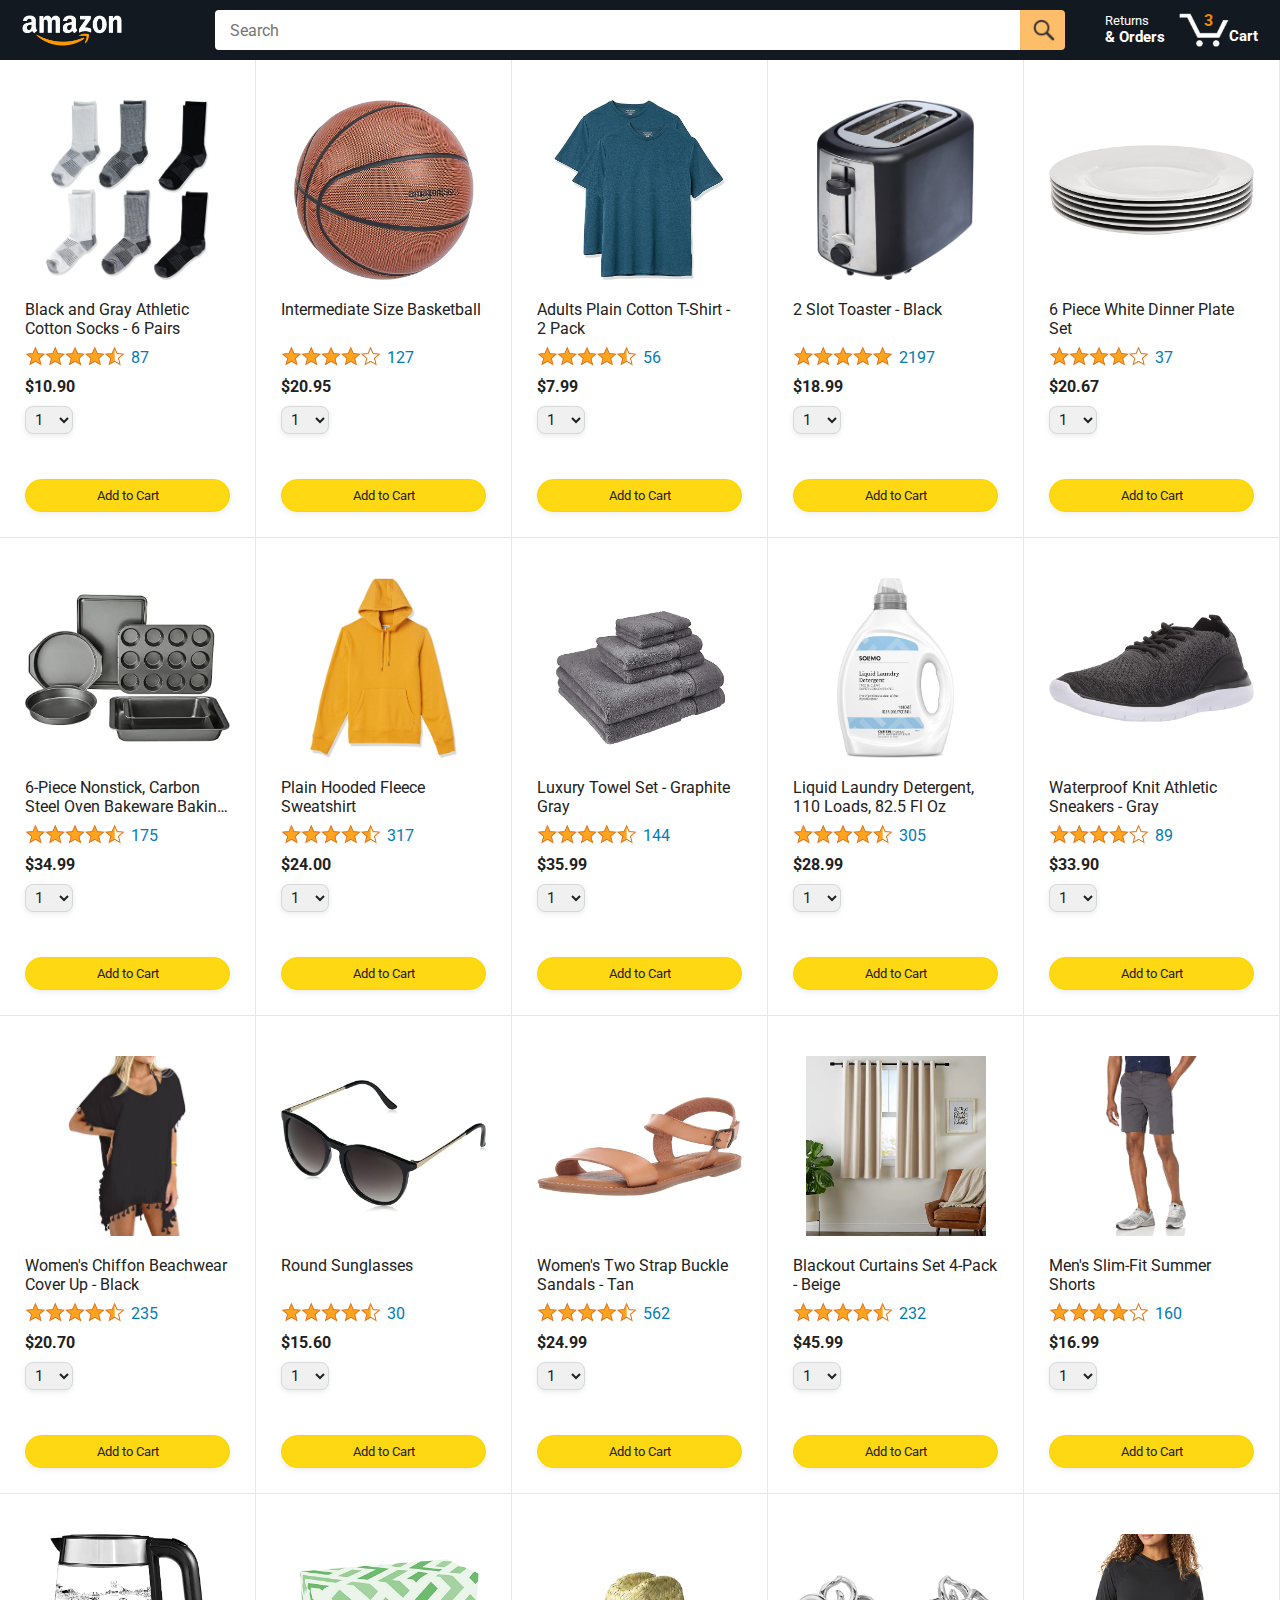
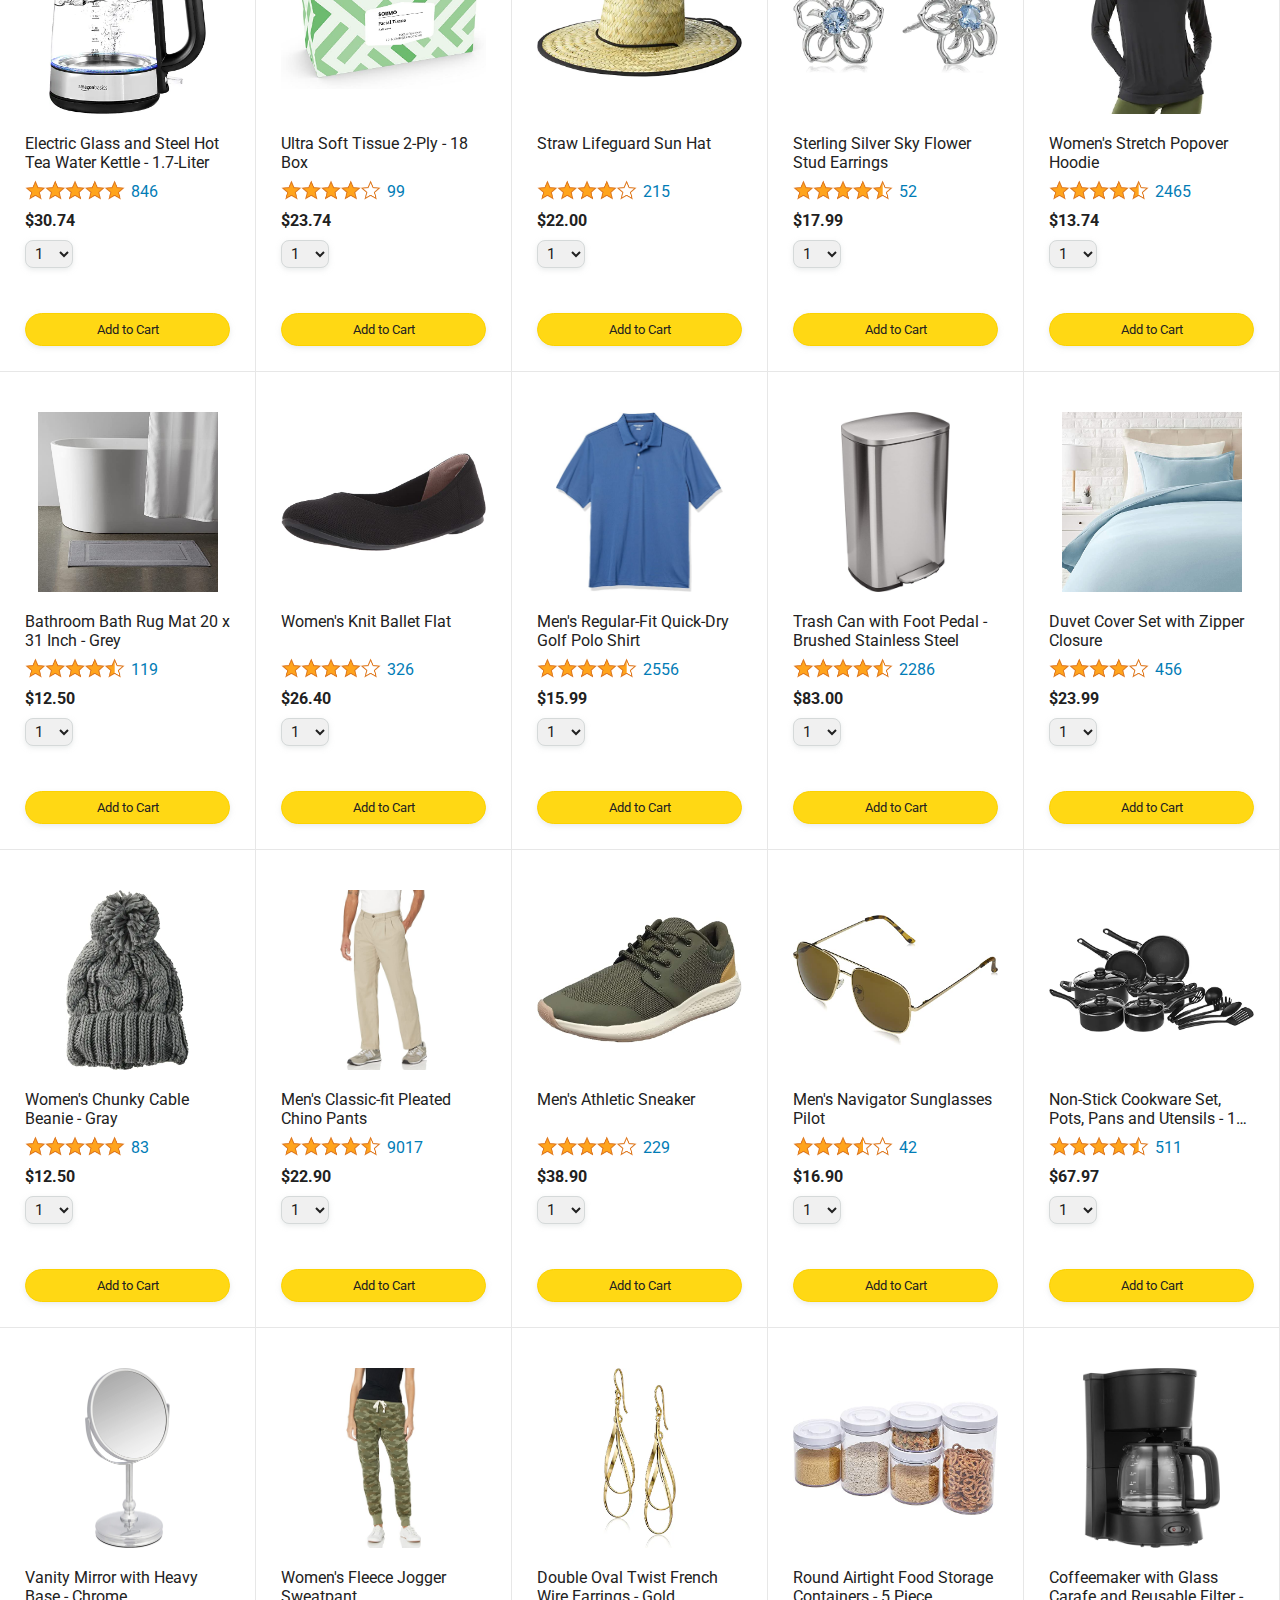
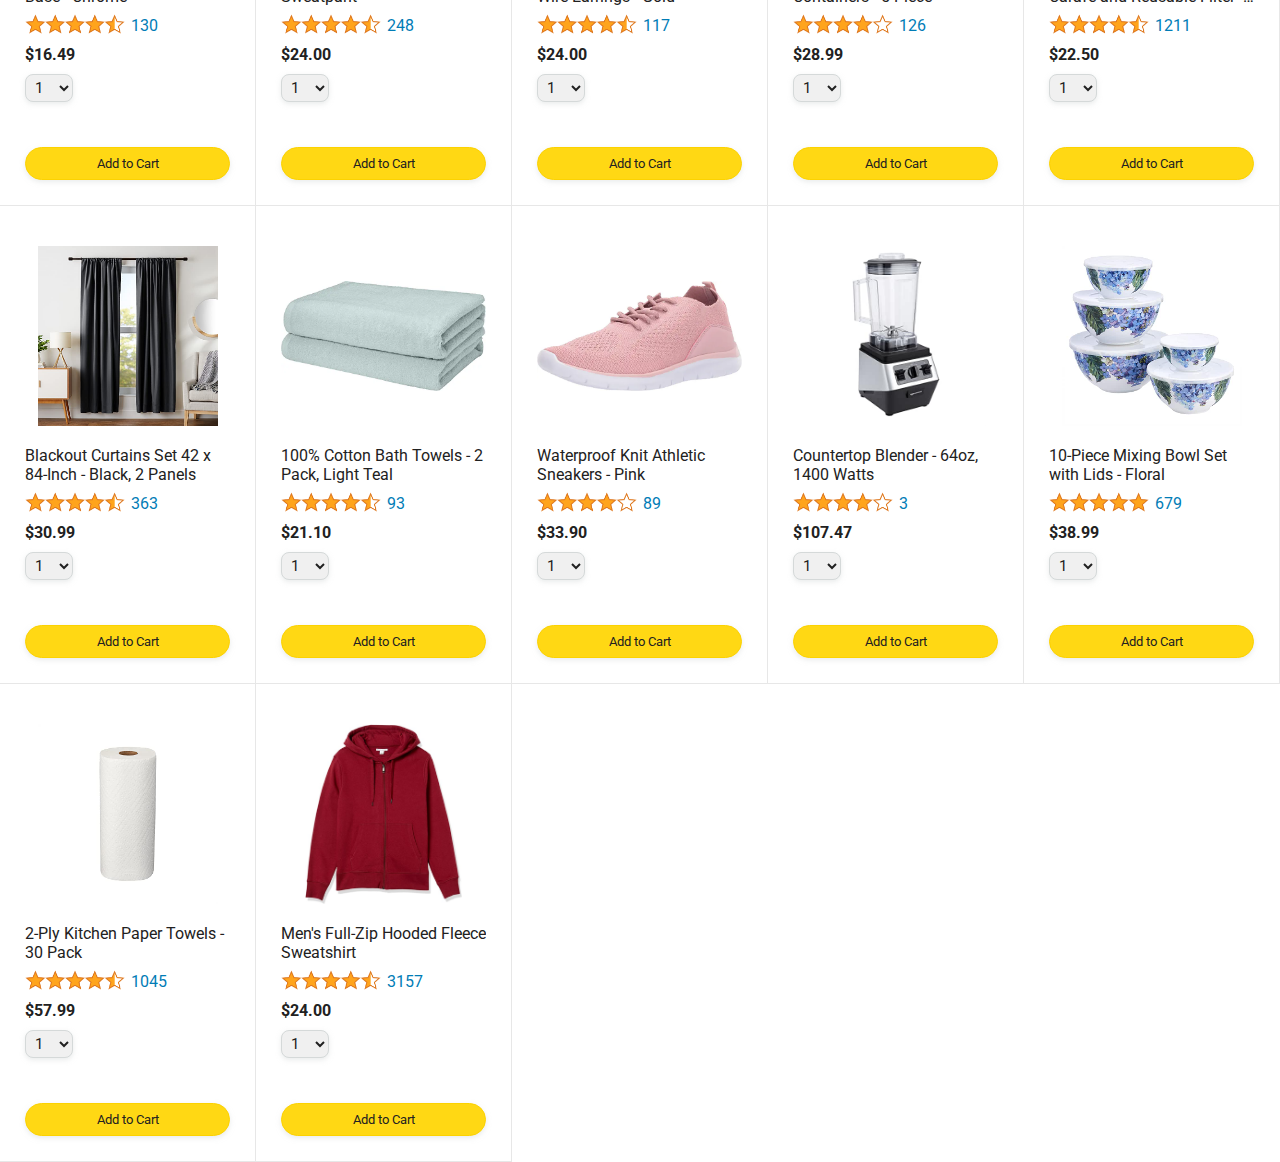
<file: index.html>
<!DOCTYPE html>
<html>
  <head>
    <title>Amazon Project</title>

    <!-- This code is needed for responsive design to work.
      (Responsive design = make the website look good on
      smaller screen sizes like a phone or a tablet). -->
    <meta name="viewport" content="width=device-width, initial-scale=1">

    <!-- Load a font called Roboto from Google Fonts. -->
    <link rel="preconnect" href="https://fonts.googleapis.com">
    <link rel="preconnect" href="https://fonts.gstatic.com" crossorigin>
    <link href="https://fonts.googleapis.com/css2?family=Roboto:wght@400;500;700&display=swap" rel="stylesheet">

    <!-- Here are the CSS files for this page. -->
    <link rel="stylesheet" href="styles/shared/general.css">
    <link rel="stylesheet" href="styles/shared/amazon-header.css">
    <link rel="stylesheet" href="styles/pages/amazon.css">
  </head>
  <body>
    <div class="amazon-header">
      <div class="amazon-header-left-section">
        <a href="index.html" class="header-link">
          <img class="amazon-logo"
            src="images/amazon-logo-white.png">
          <img class="amazon-mobile-logo"
            src="images/amazon-mobile-logo-white.png">
        </a>
      </div>

      <div class="amazon-header-middle-section">
        <input class="search-bar" type="text" placeholder="Search">

        <button class="search-button">
          <img class="search-icon" src="images/icons/search-icon.png">
        </button>
      </div>

      <div class="amazon-header-right-section">
        <a class="orders-link header-link" href="orders.html">
          <span class="returns-text">Returns</span>
          <span class="orders-text">& Orders</span>
        </a>

        <a class="cart-link header-link" href="checkout.html">
          <img class="cart-icon" src="images/icons/cart-icon.png">
          <div class="cart-quantity js-cart-quantity">0</div>
          <div class="cart-text">Cart</div>
        </a>
      </div>
    </div>
    
    <div class="main">
      <div class="products-grid js-products-grid">
        <div class="product-container">
          <div class="product-image-container">
            <img class="product-image"
              src="images/products/athletic-cotton-socks-6-pairs.jpg">
          </div>

          <div class="product-name limit-text-to-2-lines">
            Black and Gray Athletic Cotton Socks - 6 Pairs
          </div>

          <div class="product-rating-container">
            <img class="product-rating-stars"
              src="images/ratings/rating-45.png">
            <div class="product-rating-count link-primary">
              87
            </div>
          </div>

          <div class="product-price">
            $10.90
          </div>

          <div class="product-quantity-container">
            <select>
              <option selected value="1">1</option>
              <option value="2">2</option>
              <option value="3">3</option>
              <option value="4">4</option>
              <option value="5">5</option>
              <option value="6">6</option>
              <option value="7">7</option>
              <option value="8">8</option>
              <option value="9">9</option>
              <option value="10">10</option>
            </select>
          </div>

          <div class="product-spacer"></div>

          <div class="added-to-cart">
            <img src="images/icons/checkmark.png">
            Added
          </div>

          <button class="add-to-cart-button button-primary">
            Add to Cart
          </button>
        </div>

        <div class="product-container">
          <div class="product-image-container">
            <img class="product-image"
              src="images/products/intermediate-composite-basketball.jpg">
          </div>

          <div class="product-name limit-text-to-2-lines">
            Intermediate Size Basketball
          </div>

          <div class="product-rating-container">
            <img class="product-rating-stars"
              src="images/ratings/rating-40.png">
            <div class="product-rating-count link-primary">
              127
            </div>
          </div>

          <div class="product-price">
            $20.95
          </div>

          <div class="product-quantity-container">
            <select>
              <option selected value="1">1</option>
              <option value="2">2</option>
              <option value="3">3</option>
              <option value="4">4</option>
              <option value="5">5</option>
              <option value="6">6</option>
              <option value="7">7</option>
              <option value="8">8</option>
              <option value="9">9</option>
              <option value="10">10</option>
            </select>
          </div>

          <div class="product-spacer"></div>

          <div class="added-to-cart">
            <img src="images/icons/checkmark.png">
            Added
          </div>

          <button class="add-to-cart-button button-primary">
            Add to Cart
          </button>
        </div>

        <div class="product-container">
          <div class="product-image-container">
            <img class="product-image"
              src="images/products/adults-plain-cotton-tshirt-2-pack-teal.jpg">
          </div>

          <div class="product-name limit-text-to-2-lines">
            Adults Plain Cotton T-Shirt - 2 Pack
          </div>

          <div class="product-rating-container">
            <img class="product-rating-stars"
              src="images/ratings/rating-45.png">
            <div class="product-rating-count link-primary">
              56
            </div>
          </div>

          <div class="product-price">
            $7.99
          </div>

          <div class="product-quantity-container">
            <select>
              <option selected value="1">1</option>
              <option value="2">2</option>
              <option value="3">3</option>
              <option value="4">4</option>
              <option value="5">5</option>
              <option value="6">6</option>
              <option value="7">7</option>
              <option value="8">8</option>
              <option value="9">9</option>
              <option value="10">10</option>
            </select>
          </div>

          <div class="product-spacer"></div>

          <div class="added-to-cart">
            <img src="images/icons/checkmark.png">
            Added
          </div>

          <button class="add-to-cart-button button-primary">
            Add to Cart
          </button>
        </div>
      </div>
    </div>
    
    
    <script src="data/amazon.js" type="module"></script>

    <!-- <script src="/backend/backend-practice.js"></script> -->
  </body>
</html>
</file>
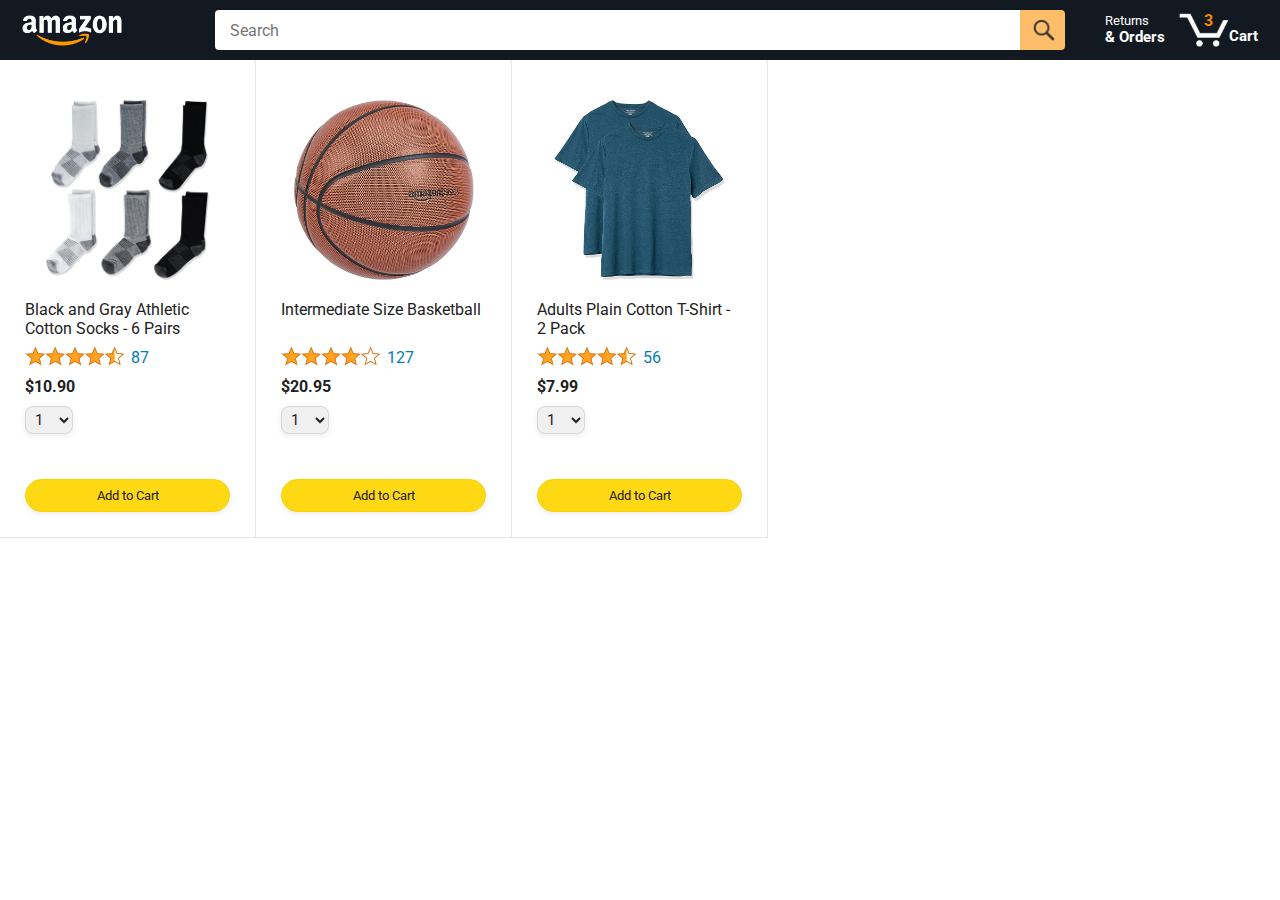
<file: amazon.html>
<!DOCTYPE html>
<html>
  <head>
    <title>Amazon Project</title>

    <!-- This code is needed for responsive design to work.
      (Responsive design = make the website look good on
      smaller screen sizes like a phone or a tablet). -->
    <meta name="viewport" content="width=device-width, initial-scale=1">

    <!-- Load a font called Roboto from Google Fonts. -->
    <link rel="preconnect" href="https://fonts.googleapis.com">
    <link rel="preconnect" href="https://fonts.gstatic.com" crossorigin>
    <link href="https://fonts.googleapis.com/css2?family=Roboto:wght@400;500;700&display=swap" rel="stylesheet">

    <!-- Here are the CSS files for this page. -->
    <link rel="stylesheet" href="styles/shared/general.css">
    <link rel="stylesheet" href="styles/shared/amazon-header.css">
    <link rel="stylesheet" href="styles/pages/amazon.css">
  </head>
  <body>
    <div class="amazon-header">
      <div class="amazon-header-left-section">
        <a href="amazon.html" class="header-link">
          <img class="amazon-logo"
            src="images/amazon-logo-white.png">
          <img class="amazon-mobile-logo"
            src="images/amazon-mobile-logo-white.png">
        </a>
      </div>

      <div class="amazon-header-middle-section">
        <input class="search-bar" type="text" placeholder="Search">

        <button class="search-button">
          <img class="search-icon" src="images/icons/search-icon.png">
        </button>
      </div>

      <div class="amazon-header-right-section">
        <a class="orders-link header-link" href="orders.html">
          <span class="returns-text">Returns</span>
          <span class="orders-text">& Orders</span>
        </a>

        <a class="cart-link header-link" href="checkout.html">
          <img class="cart-icon" src="images/icons/cart-icon.png">
          <div class="cart-quantity">3</div>
          <div class="cart-text">Cart</div>
        </a>
      </div>
    </div>
    
    <div class="main">
      <div class="products-grid">
        <div class="product-container">
          <div class="product-image-container">
            <img class="product-image"
              src="images/products/athletic-cotton-socks-6-pairs.jpg">
          </div>

          <div class="product-name limit-text-to-2-lines">
            Black and Gray Athletic Cotton Socks - 6 Pairs
          </div>

          <div class="product-rating-container">
            <img class="product-rating-stars"
              src="images/ratings/rating-45.png">
            <div class="product-rating-count link-primary">
              87
            </div>
          </div>

          <div class="product-price">
            $10.90
          </div>

          <div class="product-quantity-container">
            <select>
              <option selected value="1">1</option>
              <option value="2">2</option>
              <option value="3">3</option>
              <option value="4">4</option>
              <option value="5">5</option>
              <option value="6">6</option>
              <option value="7">7</option>
              <option value="8">8</option>
              <option value="9">9</option>
              <option value="10">10</option>
            </select>
          </div>

          <div class="product-spacer"></div>

          <div class="added-to-cart">
            <img src="images/icons/checkmark.png">
            Added
          </div>

          <button class="add-to-cart-button button-primary">
            Add to Cart
          </button>
        </div>

        <div class="product-container">
          <div class="product-image-container">
            <img class="product-image"
              src="images/products/intermediate-composite-basketball.jpg">
          </div>

          <div class="product-name limit-text-to-2-lines">
            Intermediate Size Basketball
          </div>

          <div class="product-rating-container">
            <img class="product-rating-stars"
              src="images/ratings/rating-40.png">
            <div class="product-rating-count link-primary">
              127
            </div>
          </div>

          <div class="product-price">
            $20.95
          </div>

          <div class="product-quantity-container">
            <select>
              <option selected value="1">1</option>
              <option value="2">2</option>
              <option value="3">3</option>
              <option value="4">4</option>
              <option value="5">5</option>
              <option value="6">6</option>
              <option value="7">7</option>
              <option value="8">8</option>
              <option value="9">9</option>
              <option value="10">10</option>
            </select>
          </div>

          <div class="product-spacer"></div>

          <div class="added-to-cart">
            <img src="images/icons/checkmark.png">
            Added
          </div>

          <button class="add-to-cart-button button-primary">
            Add to Cart
          </button>
        </div>

        <div class="product-container">
          <div class="product-image-container">
            <img class="product-image"
              src="images/products/adults-plain-cotton-tshirt-2-pack-teal.jpg">
          </div>

          <div class="product-name limit-text-to-2-lines">
            Adults Plain Cotton T-Shirt - 2 Pack
          </div>

          <div class="product-rating-container">
            <img class="product-rating-stars"
              src="images/ratings/rating-45.png">
            <div class="product-rating-count link-primary">
              56
            </div>
          </div>

          <div class="product-price">
            $7.99
          </div>

          <div class="product-quantity-container">
            <select>
              <option selected value="1">1</option>
              <option value="2">2</option>
              <option value="3">3</option>
              <option value="4">4</option>
              <option value="5">5</option>
              <option value="6">6</option>
              <option value="7">7</option>
              <option value="8">8</option>
              <option value="9">9</option>
              <option value="10">10</option>
            </select>
          </div>

          <div class="product-spacer"></div>

          <div class="added-to-cart">
            <img src="images/icons/checkmark.png">
            Added
          </div>

          <button class="add-to-cart-button button-primary">
            Add to Cart
          </button>
        </div>
      </div>
    </div>
    <script src="/backend/backend-practice.js"></script>
  </body>
</html>
</file>
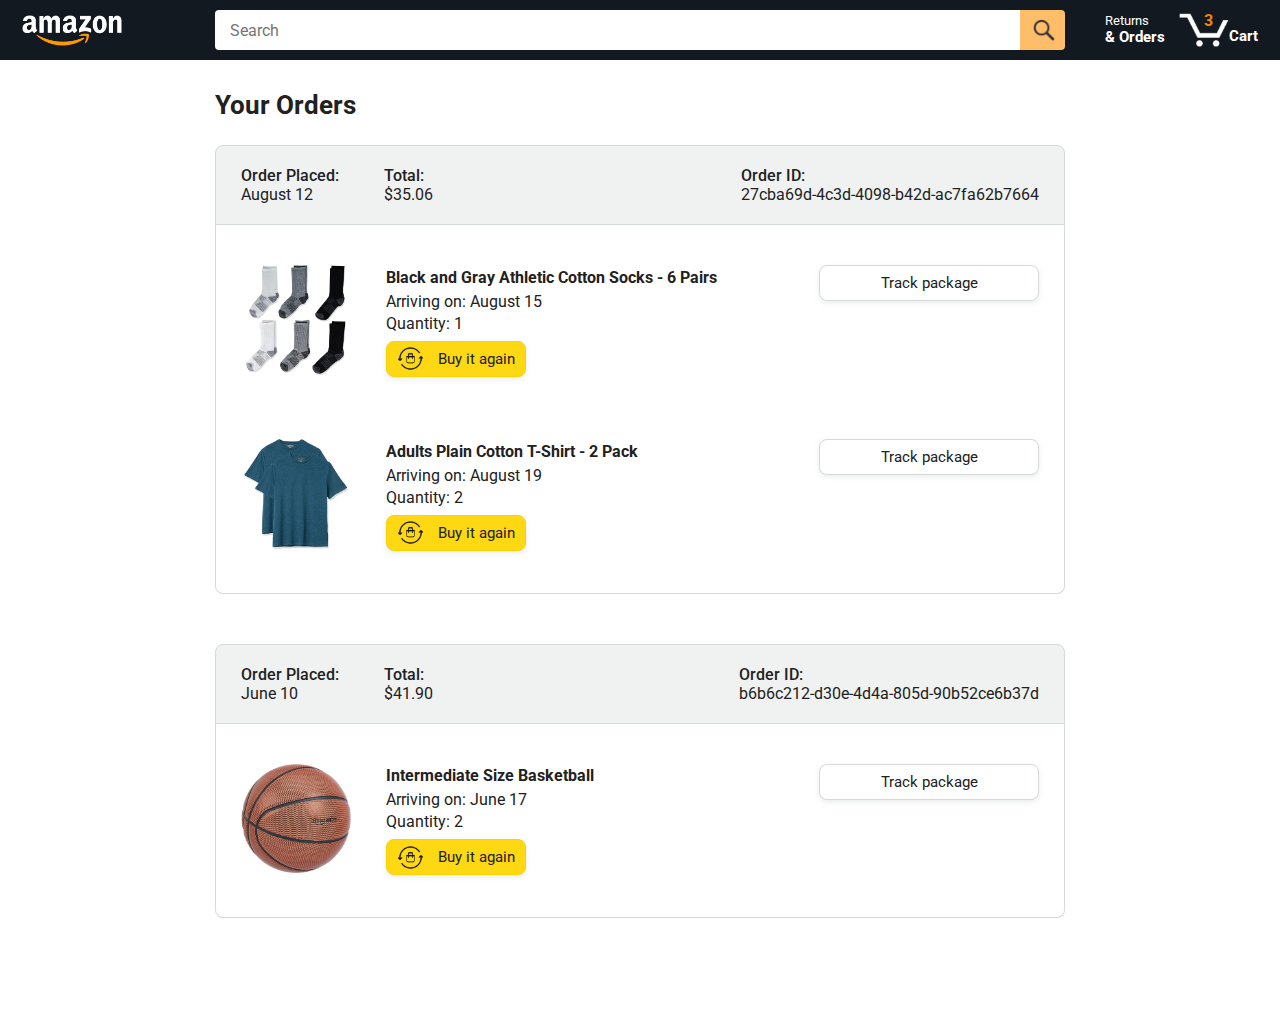
<file: orders.html>
<!DOCTYPE html>
<html>
  <head>
    <title>Orders</title>

    <!-- This code is needed for responsive design to work.
      (Responsive design = make the website look good on
      smaller screen sizes like a phone or a tablet). -->
    <meta name="viewport" content="width=device-width, initial-scale=1">

    <!-- Load a font called Roboto from Google Fonts. -->
    <link rel="preconnect" href="https://fonts.googleapis.com">
    <link rel="preconnect" href="https://fonts.gstatic.com" crossorigin>
    <link href="https://fonts.googleapis.com/css2?family=Roboto:wght@400;500;700&display=swap" rel="stylesheet">

    <!-- Here are the CSS files for this page. -->
    <link rel="stylesheet" href="styles/shared/general.css">
    <link rel="stylesheet" href="styles/shared/amazon-header.css">
    <link rel="stylesheet" href="styles/pages/orders.css">
  </head>
  <body>
    <div class="amazon-header">
      <div class="amazon-header-left-section">
        <a href="amazon.html" class="header-link">
          <img class="amazon-logo"
            src="images/amazon-logo-white.png">
          <img class="amazon-mobile-logo"
            src="images/amazon-mobile-logo-white.png">
        </a>
      </div>

      <div class="amazon-header-middle-section">
        <input class="search-bar" type="text" placeholder="Search">

        <button class="search-button">
          <img class="search-icon" src="images/icons/search-icon.png">
        </button>
      </div>

      <div class="amazon-header-right-section">
        <a class="orders-link header-link" href="orders.html">
          <span class="returns-text">Returns</span>
          <span class="orders-text">& Orders</span>
        </a>

        <a class="cart-link header-link" href="checkout.html">
          <img class="cart-icon" src="images/icons/cart-icon.png">
          <div class="cart-quantity">3</div>
          <div class="cart-text">Cart</div>
        </a>
      </div>
    </div>

    <div class="main">
      <div class="page-title">Your Orders</div>

      <div class="orders-grid">
        <div class="order-container">
          
          <div class="order-header">
            <div class="order-header-left-section">
              <div class="order-date">
                <div class="order-header-label">Order Placed:</div>
                <div>August 12</div>
              </div>
              <div class="order-total">
                <div class="order-header-label">Total:</div>
                <div>$35.06</div>
              </div>
            </div>

            <div class="order-header-right-section">
              <div class="order-header-label">Order ID:</div>
              <div>27cba69d-4c3d-4098-b42d-ac7fa62b7664</div>
            </div>
          </div>

          <div class="order-details-grid">
            <div class="product-image-container">
              <img src="images/products/athletic-cotton-socks-6-pairs.jpg">
            </div>

            <div class="product-details">
              <div class="product-name">
                Black and Gray Athletic Cotton Socks - 6 Pairs
              </div>
              <div class="product-delivery-date">
                Arriving on: August 15
              </div>
              <div class="product-quantity">
                Quantity: 1
              </div>
              <button class="buy-again-button button-primary">
                <img class="buy-again-icon" src="images/icons/buy-again.png">
                <span class="buy-again-message">Buy it again</span>
              </button>
            </div>

            <div class="product-actions">
              <a href="tracking.html">
                <button class="track-package-button button-secondary">
                  Track package
                </button>
              </a>
            </div>

            <div class="product-image-container">
              <img src="images/products/adults-plain-cotton-tshirt-2-pack-teal.jpg">
            </div>

            <div class="product-details">
              <div class="product-name">
                Adults Plain Cotton T-Shirt - 2 Pack
              </div>
              <div class="product-delivery-date">
                Arriving on: August 19
              </div>
              <div class="product-quantity">
                Quantity: 2
              </div>
              <button class="buy-again-button button-primary">
                <img class="buy-again-icon" src="images/icons/buy-again.png">
                <span class="buy-again-message">Buy it again</span>
              </button>
            </div>

            <div class="product-actions">
              <a href="tracking.html">
                <button class="track-package-button button-secondary">
                  Track package
                </button>
              </a>
            </div>
          </div>
        </div>

        <div class="order-container">

          <div class="order-header">
            <div class="order-header-left-section">
              <div class="order-date">
                <div class="order-header-label">Order Placed:</div>
                <div>June 10</div>
              </div>
              <div class="order-total">
                <div class="order-header-label">Total:</div>
                <div>$41.90</div>
              </div>
            </div>

            <div class="order-header-right-section">
              <div class="order-header-label">Order ID:</div>
              <div>b6b6c212-d30e-4d4a-805d-90b52ce6b37d</div>
            </div>
          </div>

          <div class="order-details-grid">
            <div class="product-image-container">
              <img src="images/products/intermediate-composite-basketball.jpg">
            </div>

            <div class="product-details">
              <div class="product-name">
                Intermediate Size Basketball
              </div>
              <div class="product-delivery-date">
                Arriving on: June 17
              </div>
              <div class="product-quantity">
                Quantity: 2
              </div>
              <button class="buy-again-button button-primary">
                <img class="buy-again-icon" src="images/icons/buy-again.png">
                <span class="buy-again-message">Buy it again</span>
              </button>
            </div>

            <div class="product-actions">
              <a href="tracking.html">
                <button class="track-package-button button-secondary">
                  Track package
                </button>
              </a>
            </div>
          </div>
        </div>
      </div>
    </div>
  </body>
</html>
</file>
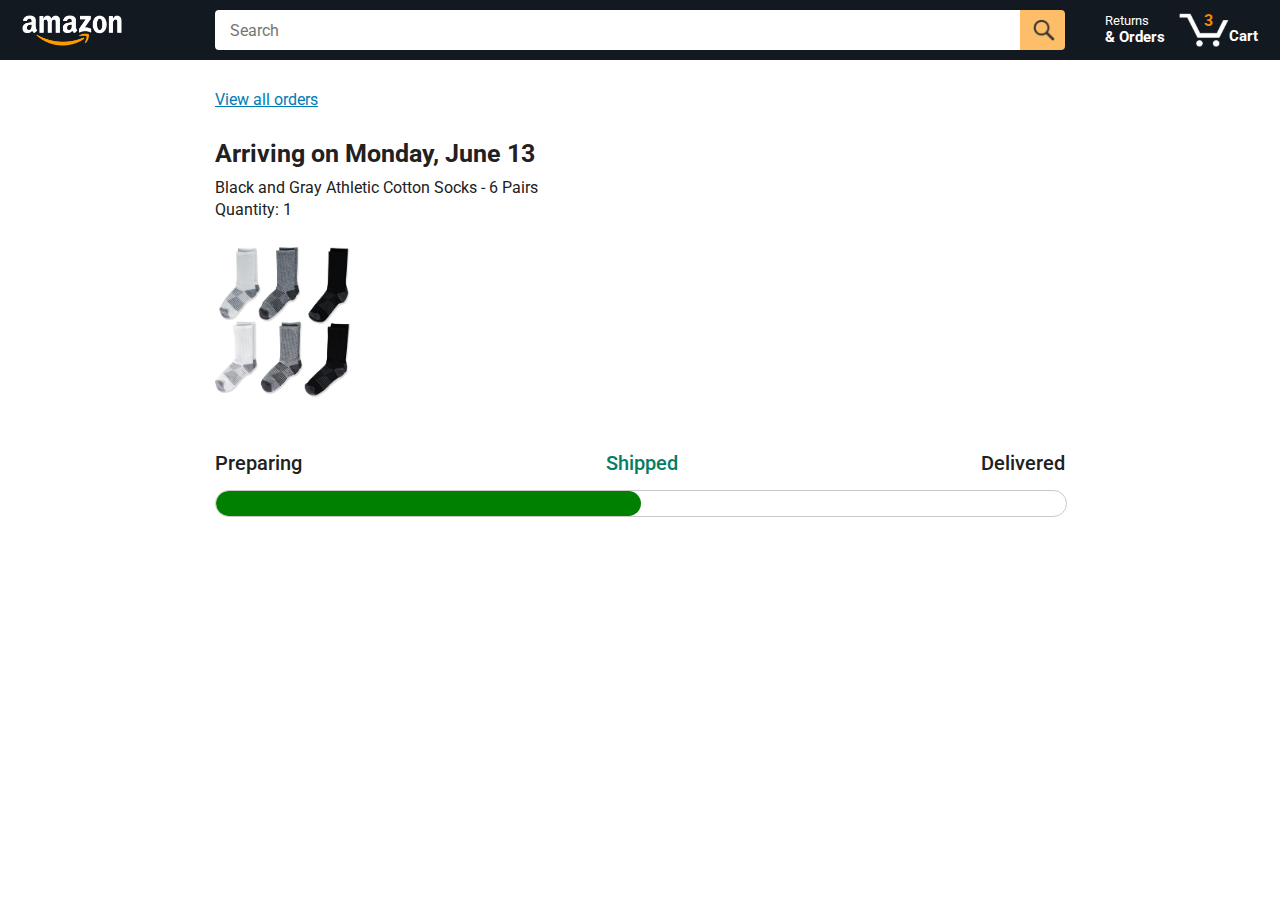
<file: tracking.html>
<!DOCTYPE html>
<html>
  <head>
    <title>Tracking</title>

    <!-- This code is needed for responsive design to work.
      (Responsive design = make the website look good on
      smaller screen sizes like a phone or a tablet). -->
    <meta name="viewport" content="width=device-width, initial-scale=1">

    <!-- Load a font called Roboto from Google Fonts. -->
    <link rel="preconnect" href="https://fonts.googleapis.com">
    <link rel="preconnect" href="https://fonts.gstatic.com" crossorigin>
    <link href="https://fonts.googleapis.com/css2?family=Roboto:wght@400;500;700&display=swap" rel="stylesheet">

    <!-- Here are the CSS files for this page. -->
    <link rel="stylesheet" href="styles/shared/general.css">
    <link rel="stylesheet" href="styles/shared/amazon-header.css">
    <link rel="stylesheet" href="styles/pages/tracking.css">
  </head>
  <body>
    <div class="amazon-header">
      <div class="amazon-header-left-section">
        <a href="amazon.html" class="header-link">
          <img class="amazon-logo"
            src="images/amazon-logo-white.png">
          <img class="amazon-mobile-logo"
            src="images/amazon-mobile-logo-white.png">
        </a>
      </div>

      <div class="amazon-header-middle-section">
        <input class="search-bar" type="text" placeholder="Search">

        <button class="search-button">
          <img class="search-icon" src="images/icons/search-icon.png">
        </button>
      </div>

      <div class="amazon-header-right-section">
        <a class="orders-link header-link" href="orders.html">
          <span class="returns-text">Returns</span>
          <span class="orders-text">& Orders</span>
        </a>

        <a class="cart-link header-link" href="checkout.html">
          <img class="cart-icon" src="images/icons/cart-icon.png">
          <div class="cart-quantity">3</div>
          <div class="cart-text">Cart</div>
        </a>
      </div>
    </div>

    <div class="main">
      <div class="order-tracking">
        <a class="back-to-orders-link link-primary" href="orders.html">
          View all orders
        </a>

        <div class="delivery-date">
          Arriving on Monday, June 13
        </div>

        <div class="product-info">
          Black and Gray Athletic Cotton Socks - 6 Pairs
        </div>

        <div class="product-info">
          Quantity: 1
        </div>

        <img class="product-image" src="images/products/athletic-cotton-socks-6-pairs.jpg">

        <div class="progress-labels-container">
          <div class="progress-label">
            Preparing
          </div>
          <div class="progress-label current-status">
            Shipped
          </div>
          <div class="progress-label">
            Delivered
          </div>
        </div>

        <div class="progress-bar-container">
          <div class="progress-bar"></div>
        </div>
      </div>
    </div>
  </body>
</html>
</file>
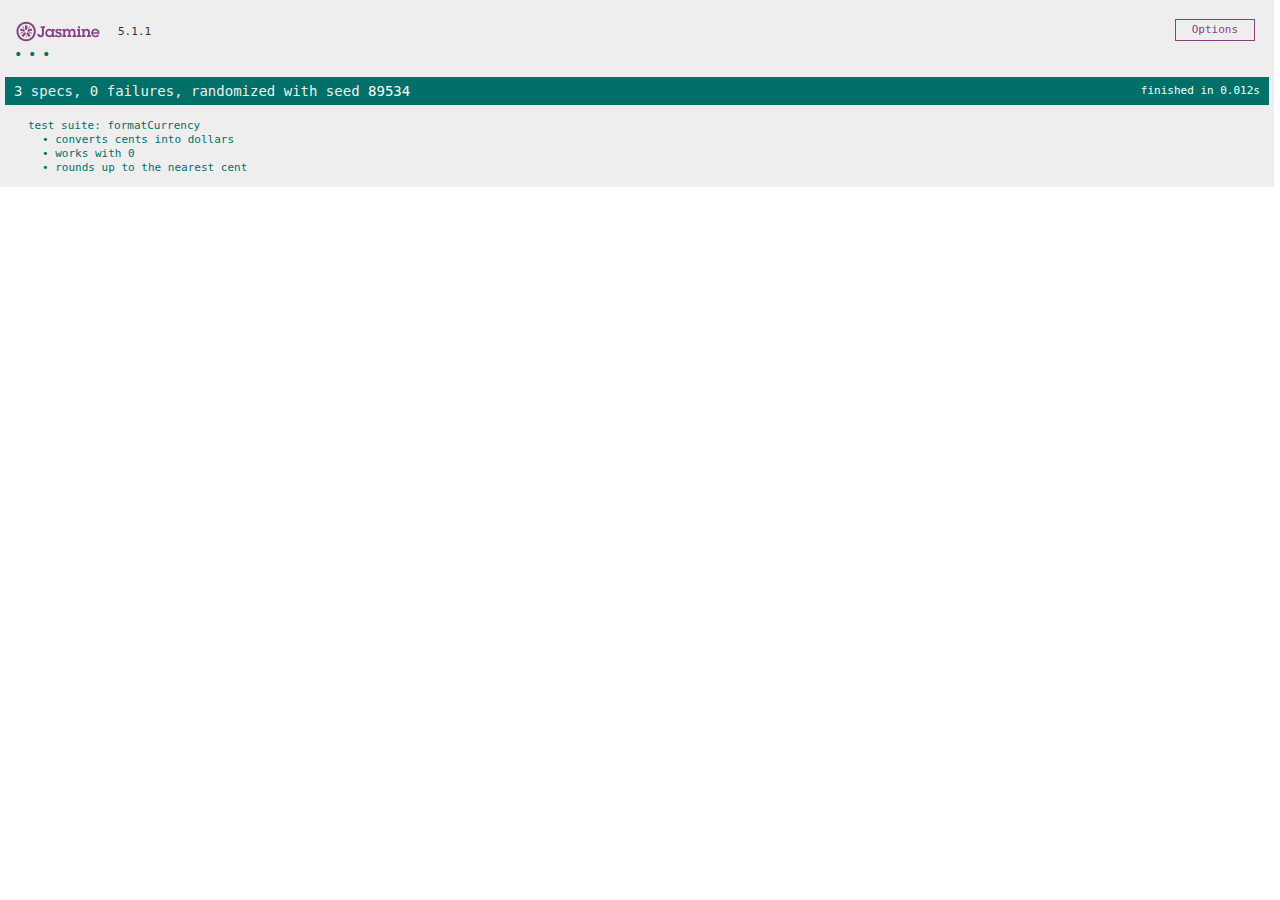
<file: tests-jasmine/tests.html>
<!DOCTYPE html>
<html>
<head>
  <meta charset="utf-8">
  <title>Jasmine Spec Runner v5.1.1</title>

  <link rel="shortcut icon" type="image/png" href="lib/jasmine-5.1.1/jasmine_favicon.png">
  <link rel="stylesheet" href="lib/jasmine-5.1.1/jasmine.css">

  <script src="lib/jasmine-5.1.1/jasmine.js"></script>
  <script src="lib/jasmine-5.1.1/jasmine-html.js"></script>
  <script src="lib/jasmine-5.1.1/boot0.js"></script>
  <!-- optional: include a file here that configures the Jasmine env -->
  <script src="lib/jasmine-5.1.1/boot1.js"></script>

  <!-- include source files here... -->
  
  <!-- include spec files here... -->
 
<script src="moneyTest.js" type="module"></script>
</head>

<body>
</body>
</html>
</file>
<file: styles/shared/general.css>
body {
  font-family: Roboto, Arial;
  color: rgb(33, 33, 33);
  /* The <body> element has a default margin of 8px
     on all sides. This removes the default margins. */
  margin: 0;
}

/* <p> elements have a default margin on the top
   and bottom. This removes the default margins. */
p {
  margin: 0;
}

button {
  cursor: pointer;
}

select {
  cursor: pointer;
}

input, select, button {
  font-family: Roboto, Arial;
}

.button-primary {
  color: rgb(33, 33, 33);
  background-color: rgb(255, 216, 20);
  border: 1px solid rgb(252, 210, 0);
  border-radius: 8px;
  cursor: pointer;
  box-shadow: 0 2px 5px rgba(213, 217, 217, 0.5);
}

.button-primary:hover {
  background-color: rgb(247, 202, 0);
  border: 1px solid rgb(242, 194, 0);
}

.button-primary:active {
  background: rgb(255, 216, 20);
  border-color: rgb(252, 210, 0);
  box-shadow: none;
}

.button-secondary {
  color: rgb(33, 33, 33);
  background: white;
  border: 1px solid rgb(213, 217, 217);
  border-radius: 8px;
  cursor: pointer;
  box-shadow: 0 2px 5px rgba(213, 217, 217, 0.5);
}

.button-secondary:hover {
  background-color: rgb(247, 250, 250);
}

.button-secondary:active {
  background-color: rgb(237, 253, 255);
  box-shadow: none;
}

/* These styles will limit text to 2 lines. Anything
   beyond 2 lines will be replaced with "..."
   You can find this code by using an A.I. tool or by
   searching in Google.
   https://css-tricks.com/almanac/properties/l/line-clamp/ */
.limit-text-to-2-lines {
  display: -webkit-box;
  -webkit-line-clamp: 2;
  -webkit-box-orient: vertical;
  overflow: hidden;
}

.link-primary {
  color: rgb(1, 124, 182);
  cursor: pointer;
}

.link-primary:hover {
  color: rgb(196, 80, 0);
}

/* Styles for dropdown selectors. */
select {
  color: rgb(33, 33, 33);
  background-color: rgb(240, 240, 240);
  border: 1px solid rgb(213, 217, 217);
  border-radius: 8px;
  padding: 3px 5px;
  font-size: 15px;
  cursor: pointer;
  box-shadow: 0 2px 5px rgba(213, 217, 217, 0.5);
}

select:focus,
input:focus {
  outline: 2px solid rgb(255, 153, 0);
}
</file>
<file: styles/shared/amazon-header.css>
.amazon-header {
  background-color: rgb(19, 25, 33);
  color: white;
  padding-left: 15px;
  padding-right: 15px;

  display: flex;
  align-items: center;
  justify-content: space-between;

  position: fixed;
  top: 0;
  left: 0;
  right: 0;
  height: 60px;
}

.amazon-header-left-section {
  width: 180px;
}

@media (max-width: 800px) {
  .amazon-header-left-section {
    width: unset;
  }
}

.header-link {
  display: inline-block;
  padding: 6px;
  border-radius: 2px;
  cursor: pointer;
  text-decoration: none;
  border: 1px solid rgba(0, 0, 0, 0);
}

.header-link:hover {
  border: 1px solid white;
}

.amazon-logo {
  width: 100px;
  margin-top: 5px;
}

.amazon-mobile-logo {
  display: none;
}

@media (max-width: 575px) {
  .amazon-logo {
    display: none;
  }

  .amazon-mobile-logo {
    display: block;
    height: 35px;
    margin-top: 5px;
  }
}

.amazon-header-middle-section {
  flex: 1;
  max-width: 850px;
  margin-left: 10px;
  margin-right: 10px;
  display: flex;
}

.search-bar {
  flex: 1;
  width: 0;
  font-size: 16px;
  height: 38px;
  padding-left: 15px;
  border: none;
  border-top-left-radius: 4px;
  border-bottom-left-radius: 4px;
  border-top-right-radius: 0;
  border-bottom-right-radius: 0;
}

.search-button {
  background-color: rgb(254, 189, 105);
  border: none;
  width: 45px;
  height: 40px;
  border-top-right-radius: 4px;
  border-bottom-right-radius: 4px;
  flex-shrink: 0;
}

.search-icon {
  height: 22px;
  margin-left: 2px;
  margin-top: 3px;
}

.amazon-header-right-section {
  width: 180px;
  flex-shrink: 0;
  display: flex;
  justify-content: end;
}

.orders-link {
  color: white;
}

.returns-text {
  display: block;
  font-size: 13px;
}

.orders-text {
  display: block;
  font-size: 15px;
  font-weight: 700;
}

.cart-link {
  color: white;
  display: flex;
  align-items: center;
  position: relative;
}

.cart-icon {
  width: 50px;
}

.cart-text {
  margin-top: 12px;
  font-size: 15px;
  font-weight: 700;
}

.cart-quantity {
  color: rgb(240, 136, 4);
  font-size: 16px;
  font-weight: 700;

  position: absolute;
  top: 4px;
  left: 22px;
  
  width: 26px;
  text-align: center;
}
</file>
<file: styles/pages/amazon.css>
.main {
  margin-top: 60px;
}

.products-grid {
  display: grid;

  /* - In CSS Grid, 1fr means a column will take up the
       remaining space in the grid.
     - If we write 1fr 1fr ... 1fr; 8 times, this will
       divide the grid into 8 columns, each taking up an
       equal amount of the space.
     - repeat(8, 1fr); is a shortcut for repeating "1fr"
       8 times (instead of typing out "1fr" 8 times).
       repeat(...) is a special property that works with
       display: grid; */
  grid-template-columns: repeat(8, 1fr);
}

/* @media is used to create responsive design (making the
   website look good on any screen size). This @media
   means when the screen width is 2000px or less, we
   will divide the grid into 7 columns instead of 8. */
@media (max-width: 2000px) {
  .products-grid {
    grid-template-columns: repeat(7, 1fr);
  }
}

/* This @media means when the screen width is 1600px or
   less, we will divide the grid into 6 columns. */
@media (max-width: 1600px) {
  .products-grid {
    grid-template-columns: repeat(6, 1fr);
  }
}

@media (max-width: 1300px) {
  .products-grid {
    grid-template-columns: repeat(5, 1fr);
  }
}

@media (max-width: 1000px) {
  .products-grid {
    grid-template-columns: repeat(4, 1fr);
  }
}

@media (max-width: 800px) {
  .products-grid {
    grid-template-columns: repeat(3, 1fr);
  }
}

@media (max-width: 575px) {
  .products-grid {
    grid-template-columns: repeat(2, 1fr);
  }
}

@media (max-width: 450px) {
  .products-grid {
    grid-template-columns: 1fr;
  }
}

.product-container {
  padding-top: 40px;
  padding-bottom: 25px;
  padding-left: 25px;
  padding-right: 25px;

  border-right: 1px solid rgb(231, 231, 231);
  border-bottom: 1px solid rgb(231, 231, 231);

  display: flex;
  flex-direction: column;
}

.product-image-container {
  display: flex;
  justify-content: center;
  align-items: center;

  height: 180px;
  margin-bottom: 20px;
}

.product-image {
  /* Images will overflow their container by default. To
    prevent this, we set max-width and max-height to 100%
    so they stay inside their container. */
  max-width: 100%;
  max-height: 100%;
}

.product-name {
  height: 40px;
  margin-bottom: 5px;
}

.product-rating-container {
  display: flex;
  align-items: center;
  margin-bottom: 10px;
}

.product-rating-stars {
  width: 100px;
  margin-right: 6px;
}

.product-rating-count {
  color: rgb(1, 124, 182);
  cursor: pointer;
  margin-top: 3px;
}

.product-price {
  font-weight: 700;
  margin-bottom: 10px;
}

.product-quantity-container {
  margin-bottom: 17px;
}

.product-spacer {
  flex: 1;
}

.added-to-cart {
  color: rgb(6, 125, 98);
  font-size: 16px;

  display: flex;
  align-items: center;
  margin-bottom: 8px;

  /* At first, the "Added to cart" message will
     be invisible. Use JavaScript to change the
     opacity and make it visible. */
  opacity: 0;
}

.added-to-cart img {
  height: 20px;
  margin-right: 5px;
}

.add-to-cart-button {
  width: 100%;
  padding: 8px;
  border-radius: 50px;
}
</file>
<file: styles/pages/orders.css>
.main {
  max-width: 850px;
  margin-top: 90px;
  margin-bottom: 100px;
  padding-left: 20px;
  padding-right: 20px;

  /* margin-left: auto;
     margin-right auto;
     Is a trick for centering an element horizontally
     without needing a container. */
  margin-left: auto;
  margin-right: auto;
}

.page-title {
  font-weight: 700;
  font-size: 26px;
  margin-bottom: 25px;
}

.orders-grid {
  display: grid;
  grid-template-columns: 1fr;
  row-gap: 50px;
}

.order-header {
  background-color: rgb(240, 242, 242);
  border: 1px solid rgb(213, 217, 217);

  display: flex;
  align-items: center;
  justify-content: space-between;

  padding: 20px 25px;
  border-top-left-radius: 8px;
  border-top-right-radius: 8px;
}

.order-header-left-section {
  display: flex;
  flex-shrink: 0;
}

.order-header-label {
  font-weight: 500;
}

.order-date,
.order-total {
  margin-right: 45px;
}

.order-header-right-section {
  flex-shrink: 1;
}

@media (max-width: 575px) {
  .order-header {
    flex-direction: column;
    align-items: start;
    line-height: 23px;
    padding: 15px;
  }

  .order-header-left-section {
    flex-direction: column;
  }

  .order-header-label {
    margin-right: 5px;
  }

  .order-date,
  .order-total {
    display: grid;
    grid-template-columns: auto 1fr;
    margin-right: 0;
  }

  .order-header-right-section {
    display: grid;
    grid-template-columns: auto 1fr;
  }
}

.order-details-grid {
  padding: 40px 25px;
  border: 1px solid rgb(213, 217, 217);
  border-top: none;
  border-bottom-left-radius: 8px;
  border-bottom-right-radius: 8px;

  display: grid;
  grid-template-columns: 110px 1fr 220px;
  column-gap: 35px;
  row-gap: 60px;
  align-items: center;
}

@media (max-width: 800px) {
  .order-details-grid {
    grid-template-columns: 110px 1fr;
    row-gap: 0;
    padding-bottom: 8px;
  }
}

@media (max-width: 450px) {
  .order-details-grid {
    grid-template-columns: 1fr;
  }
}

.product-image-container {
  text-align: center;
}

.product-image-container img {
  max-width: 110px;
  max-height: 110px;
}

.product-name {
  font-weight: 700;
  margin-bottom: 5px;
}

.product-delivery-date {
  margin-bottom: 3px;
}

.product-quantity {
  margin-bottom: 8px;
}

.buy-again-button {
  font-size: 15px;
  width: 140px;
  height: 36px;
  border-radius: 8px;

  display: flex;
  align-items: center;
  justify-content: center;
}

.buy-again-icon {
  width: 25px;
  margin-right: 15px;
}

.product-actions {
  align-self: start;
}

.track-package-button {
  width: 100%;
  font-size: 15px;
  padding: 8px;
}



@media (max-width: 800px) {
  .buy-again-button {
    margin-bottom: 10px;
  }

  .product-actions {
    /* grid-column: 2 means this element will be placed
       in column 2 in the grid. (Normally, the column that
       an element is placed in is determined by the order
       of the elements in the HTML. grid-column overrides
       this default ordering). */
    grid-column: 2;
    margin-bottom: 30px;
  }

  .track-package-button {
    width: 140px;
  }
}

@media (max-width: 450px) {
  .product-image-container {
    text-align: center;
    margin-bottom: 25px;
  }

  .product-image-container img {
    max-width: 150px;
    max-height: 150px;
  }

  .product-name {
    margin-bottom: 10px;
  }

  .product-quantity {
    margin-bottom: 15px;
  }

  .buy-again-button {
    width: 100%;
    margin-bottom: 15px;
  }

  .product-actions {
    /* grid-column: auto; undos grid-column: 2; from above.
       This element will now be placed in its normal column
       in the grid. */
    grid-column: auto;
    margin-bottom: 70px;
  }

  .track-package-button {
    width: 100%;
    padding: 12px;
  }
}
</file>
<file: styles/pages/tracking.css>
.main {
  max-width: 850px;
  margin-top: 90px;
  margin-bottom: 100px;
  padding-left: 30px;
  padding-right: 30px;

  /* margin-left: auto;
     margin-right auto;
     Is a trick for centering an element horizontally
     without needing a container. */
  margin-left: auto;
  margin-right: auto;
}

.back-to-orders-link {
  display: inline-block;
  margin-bottom: 30px;
}

.delivery-date {
  font-size: 25px;
  font-weight: 700;
  margin-bottom: 10px;
}

.product-info {
  margin-bottom: 3px;
}

.product-image {
  max-width: 150px;
  max-height: 150px;
  margin-top: 25px;
  margin-bottom: 50px;
}

.progress-labels-container {
  display: flex;
  justify-content: space-between;
  font-size: 20px;
  font-weight: 500;
  margin-bottom: 15px;
}

.current-status {
  color: rgb(6, 125, 98);
}

@media (max-width: 575px) {
  .progress-labels-container {
    font-size: 16px;
  }
}

@media (max-width: 450px) {
  .progress-labels-container {
    flex-direction: column;
    margin-bottom: 5px;
  }

  .progress-label {
    margin-bottom: 3px;
  }
}

.progress-bar-container {
  height: 25px;
  width: 100%;

  border: 1px solid rgb(200, 200, 200);
  border-radius: 50px;
  overflow: hidden;
}

.progress-bar {
  height: 100%;
  background-color: green;
  border-radius: 50px;
  width: 50%;
}
</file>
<file: tests-jasmine/lib/jasmine-5.1.1/jasmine.css>
@charset "UTF-8";
body {
  overflow-y: scroll;
}

.jasmine_html-reporter {
  width: 100%;
  background-color: #eee;
  padding: 5px;
  margin: -8px;
  font-size: 11px;
  font-family: Monaco, "Lucida Console", monospace;
  line-height: 14px;
  color: #333;
}
.jasmine_html-reporter a {
  text-decoration: none;
}
.jasmine_html-reporter a:hover {
  text-decoration: underline;
}
.jasmine_html-reporter p, .jasmine_html-reporter h1, .jasmine_html-reporter h2, .jasmine_html-reporter h3, .jasmine_html-reporter h4, .jasmine_html-reporter h5, .jasmine_html-reporter h6 {
  margin: 0;
  line-height: 14px;
}
.jasmine_html-reporter .jasmine-banner,
.jasmine_html-reporter .jasmine-symbol-summary,
.jasmine_html-reporter .jasmine-summary,
.jasmine_html-reporter .jasmine-result-message,
.jasmine_html-reporter .jasmine-spec .jasmine-description,
.jasmine_html-reporter .jasmine-spec-detail .jasmine-description,
.jasmine_html-reporter .jasmine-alert .jasmine-bar,
.jasmine_html-reporter .jasmine-stack-trace {
  padding-left: 9px;
  padding-right: 9px;
}
.jasmine_html-reporter .jasmine-banner {
  position: relative;
}
.jasmine_html-reporter .jasmine-banner .jasmine-title {
  background: url("[data-uri]") no-repeat;
  background: url("[data-uri]") no-repeat, none;
  background-size: 100%;
  display: block;
  float: left;
  width: 90px;
  height: 25px;
}
.jasmine_html-reporter .jasmine-banner .jasmine-version {
  margin-left: 14px;
  position: relative;
  top: 6px;
}
.jasmine_html-reporter #jasmine_content {
  position: fixed;
  right: 100%;
}
.jasmine_html-reporter .jasmine-banner {
  margin-top: 14px;
}
.jasmine_html-reporter .jasmine-duration {
  color: #fff;
  float: right;
  line-height: 28px;
  padding-right: 9px;
}
.jasmine_html-reporter .jasmine-symbol-summary {
  overflow: hidden;
  margin: 14px 0;
}
.jasmine_html-reporter .jasmine-symbol-summary li {
  display: inline-block;
  height: 10px;
  width: 14px;
  font-size: 16px;
}
.jasmine_html-reporter .jasmine-symbol-summary li.jasmine-passed {
  font-size: 14px;
}
.jasmine_html-reporter .jasmine-symbol-summary li.jasmine-passed:before {
  color: #007069;
  content: "•";
}
.jasmine_html-reporter .jasmine-symbol-summary li.jasmine-failed {
  line-height: 9px;
}
.jasmine_html-reporter .jasmine-symbol-summary li.jasmine-failed:before {
  color: #ca3a11;
  content: "×";
  font-weight: bold;
  margin-left: -1px;
}
.jasmine_html-reporter .jasmine-symbol-summary li.jasmine-excluded {
  font-size: 14px;
}
.jasmine_html-reporter .jasmine-symbol-summary li.jasmine-excluded:before {
  color: #bababa;
  content: "•";
}
.jasmine_html-reporter .jasmine-symbol-summary li.jasmine-excluded-no-display {
  font-size: 14px;
  display: none;
}
.jasmine_html-reporter .jasmine-symbol-summary li.jasmine-pending {
  line-height: 17px;
}
.jasmine_html-reporter .jasmine-symbol-summary li.jasmine-pending:before {
  color: #ba9d37;
  content: "*";
}
.jasmine_html-reporter .jasmine-symbol-summary li.jasmine-empty {
  font-size: 14px;
}
.jasmine_html-reporter .jasmine-symbol-summary li.jasmine-empty:before {
  color: #ba9d37;
  content: "•";
}
.jasmine_html-reporter .jasmine-run-options {
  float: right;
  margin-right: 5px;
  border: 1px solid #8a4182;
  color: #8a4182;
  position: relative;
  line-height: 20px;
}
.jasmine_html-reporter .jasmine-run-options .jasmine-trigger {
  cursor: pointer;
  padding: 8px 16px;
}
.jasmine_html-reporter .jasmine-run-options .jasmine-payload {
  position: absolute;
  display: none;
  right: -1px;
  border: 1px solid #8a4182;
  background-color: #eee;
  white-space: nowrap;
  padding: 4px 8px;
}
.jasmine_html-reporter .jasmine-run-options .jasmine-payload.jasmine-open {
  display: block;
}
.jasmine_html-reporter .jasmine-bar {
  line-height: 28px;
  font-size: 14px;
  display: block;
  color: #eee;
}
.jasmine_html-reporter .jasmine-bar.jasmine-failed, .jasmine_html-reporter .jasmine-bar.jasmine-errored {
  background-color: #ca3a11;
  border-bottom: 1px solid #eee;
}
.jasmine_html-reporter .jasmine-bar.jasmine-passed {
  background-color: #007069;
}
.jasmine_html-reporter .jasmine-bar.jasmine-incomplete {
  background-color: #bababa;
}
.jasmine_html-reporter .jasmine-bar.jasmine-skipped {
  background-color: #bababa;
}
.jasmine_html-reporter .jasmine-bar.jasmine-warning {
  margin-top: 14px;
  margin-bottom: 14px;
  background-color: #ba9d37;
  color: #333;
}
.jasmine_html-reporter .jasmine-bar.jasmine-menu {
  background-color: #fff;
  color: #000;
}
.jasmine_html-reporter .jasmine-bar.jasmine-menu a {
  color: blue;
  text-decoration: underline;
}
.jasmine_html-reporter .jasmine-bar a {
  color: white;
}
.jasmine_html-reporter.jasmine-spec-list .jasmine-bar.jasmine-menu.jasmine-failure-list,
.jasmine_html-reporter.jasmine-spec-list .jasmine-results .jasmine-failures {
  display: none;
}
.jasmine_html-reporter.jasmine-failure-list .jasmine-bar.jasmine-menu.jasmine-spec-list,
.jasmine_html-reporter.jasmine-failure-list .jasmine-summary {
  display: none;
}
.jasmine_html-reporter .jasmine-results {
  margin-top: 14px;
}
.jasmine_html-reporter .jasmine-summary {
  margin-top: 14px;
}
.jasmine_html-reporter .jasmine-summary ul {
  list-style-type: none;
  margin-left: 14px;
  padding-top: 0;
  padding-left: 0;
}
.jasmine_html-reporter .jasmine-summary ul.jasmine-suite {
  margin-top: 7px;
  margin-bottom: 7px;
}
.jasmine_html-reporter .jasmine-summary li.jasmine-passed a {
  color: #007069;
}
.jasmine_html-reporter .jasmine-summary li.jasmine-failed a {
  color: #ca3a11;
}
.jasmine_html-reporter .jasmine-summary li.jasmine-empty a {
  color: #ba9d37;
}
.jasmine_html-reporter .jasmine-summary li.jasmine-pending a {
  color: #ba9d37;
}
.jasmine_html-reporter .jasmine-summary li.jasmine-excluded a {
  color: #bababa;
}
.jasmine_html-reporter .jasmine-specs li.jasmine-passed a:before {
  content: "• ";
}
.jasmine_html-reporter .jasmine-specs li.jasmine-failed a:before {
  content: "× ";
}
.jasmine_html-reporter .jasmine-specs li.jasmine-empty a:before {
  content: "* ";
}
.jasmine_html-reporter .jasmine-specs li.jasmine-pending a:before {
  content: "• ";
}
.jasmine_html-reporter .jasmine-specs li.jasmine-excluded a:before {
  content: "• ";
}
.jasmine_html-reporter .jasmine-description + .jasmine-suite {
  margin-top: 0;
}
.jasmine_html-reporter .jasmine-suite {
  margin-top: 14px;
}
.jasmine_html-reporter .jasmine-suite a {
  color: #333;
}
.jasmine_html-reporter .jasmine-failures .jasmine-spec-detail {
  margin-bottom: 28px;
}
.jasmine_html-reporter .jasmine-failures .jasmine-spec-detail .jasmine-description {
  background-color: #ca3a11;
  color: white;
}
.jasmine_html-reporter .jasmine-failures .jasmine-spec-detail .jasmine-description a {
  color: white;
}
.jasmine_html-reporter .jasmine-result-message {
  padding-top: 14px;
  color: #333;
  white-space: pre-wrap;
}
.jasmine_html-reporter .jasmine-result-message span.jasmine-result {
  display: block;
}
.jasmine_html-reporter .jasmine-stack-trace {
  margin: 5px 0 0 0;
  max-height: 224px;
  overflow: auto;
  line-height: 18px;
  color: #666;
  border: 1px solid #ddd;
  background: white;
  white-space: pre;
}
.jasmine_html-reporter .jasmine-expander a {
  display: block;
  margin-left: 14px;
  color: blue;
  text-decoration: underline;
}
.jasmine_html-reporter .jasmine-expander-contents {
  display: none;
}
.jasmine_html-reporter .jasmine-expanded {
  padding-bottom: 10px;
}
.jasmine_html-reporter .jasmine-expanded .jasmine-expander-contents {
  display: block;
  margin-left: 14px;
  padding: 5px;
}
.jasmine_html-reporter .jasmine-debug-log {
  margin: 5px 0 0 0;
  padding: 5px;
  color: #666;
  border: 1px solid #ddd;
  background: white;
}
.jasmine_html-reporter .jasmine-debug-log table {
  border-spacing: 0;
}
.jasmine_html-reporter .jasmine-debug-log table, .jasmine_html-reporter .jasmine-debug-log th, .jasmine_html-reporter .jasmine-debug-log td {
  border: 1px solid #ddd;
}
</file>
